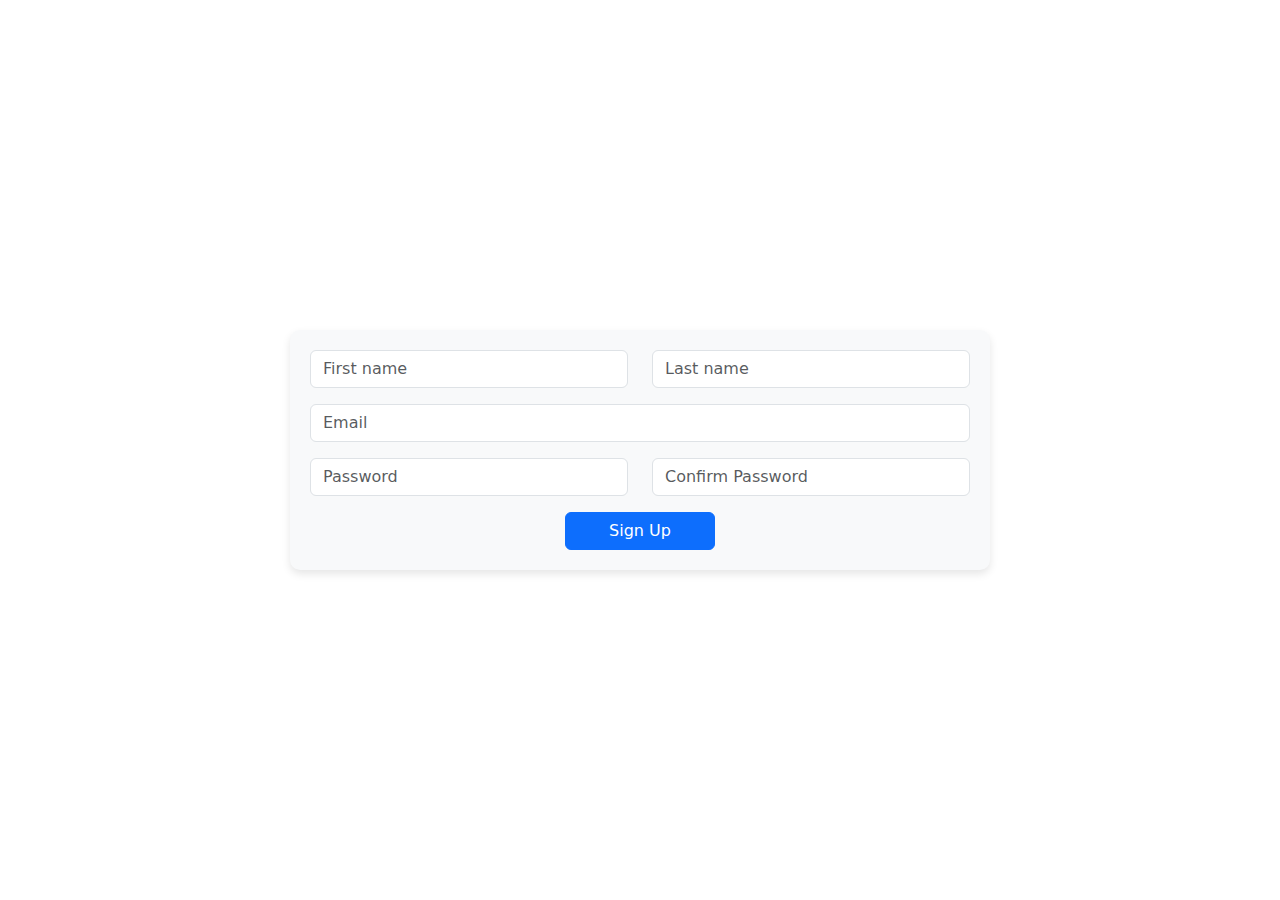
<file: signup screen.html>
<!DOCTYPE html>
<html lang="en">

<head>
    <meta charset="UTF-8">
    <meta name="viewport" content="width=device-width, initial-scale=1.0">
    <link href="https://cdn.jsdelivr.net/npm/bootstrap@5.3.3/dist/css/bootstrap.min.css" rel="stylesheet"
        integrity="sha384-QWTKZyjpPEjISv5WaRU9OFeRpok6YctnYmDr5pNlyT2bRjXh0JMhjY6hW+ALEwIH" crossorigin="anonymous">
    <title>Sign up</title>

    <style>
        html,
        body {
            height: 100%;
        }

        .container {
            display: flex;
            justify-content: center;
            align-items: center;
            height: 100%;
        }

        .form-container {
            width: 100%;
            max-width: 500px;
            background-color: #f8f9fa;
            /* Different background color */
            padding: 20px;
            border-radius: 10px;
            box-shadow: 0 4px 8px rgba(0, 0, 0, 0.1);
        }
        @media (min-width: 768px) {
            .form-container {
                max-width: 600px;
            }
        }
        @media (min-width: 992px) {
            .form-container {
                max-width: 700px;
            }
        }
        .btn-small {
            width: 150px; /* Adjust width as needed */
        }
    </style>

</head>
<!--Form layout-->
<div class="container">
    <div class="form-container">
        <form>
            <!-- Name fields -->
            <div class="row mb-3">
                <div class="col">
                    <input type="text" class="form-control" placeholder="First name" aria-label="First name">
                </div>
                <div class="col">
                    <input type="text" class="form-control" placeholder="Last name" aria-label="Last name">
                </div>
            </div>
            <!-- Email field -->
            <div class="row mb-3">
                <div class="col">
                    <input type="email" class="form-control" placeholder="Email" aria-label="Email">
                </div>
            </div>
            <!-- Password fields -->
            <div class="row mb-3">
                <div class="col-12 col-md-6 mb-3 mb-md-0">
                    <input type="password" class="form-control" placeholder="Password" aria-label="Password">
                </div>
                <div class="col-12 col-md-6">
                    <input type="password" class="form-control" placeholder="Confirm Password"
                        aria-label="Confirm Password">
                </div>
            </div>
            <div class="row">
                <div class="col d-flex justify-content-center">
                    <button type="submit" class="btn btn-primary btn-small">Sign Up</button>
                </div>
            </div>
        </form>
    </div>
</div>

<body>
</body>

</html>
</file>
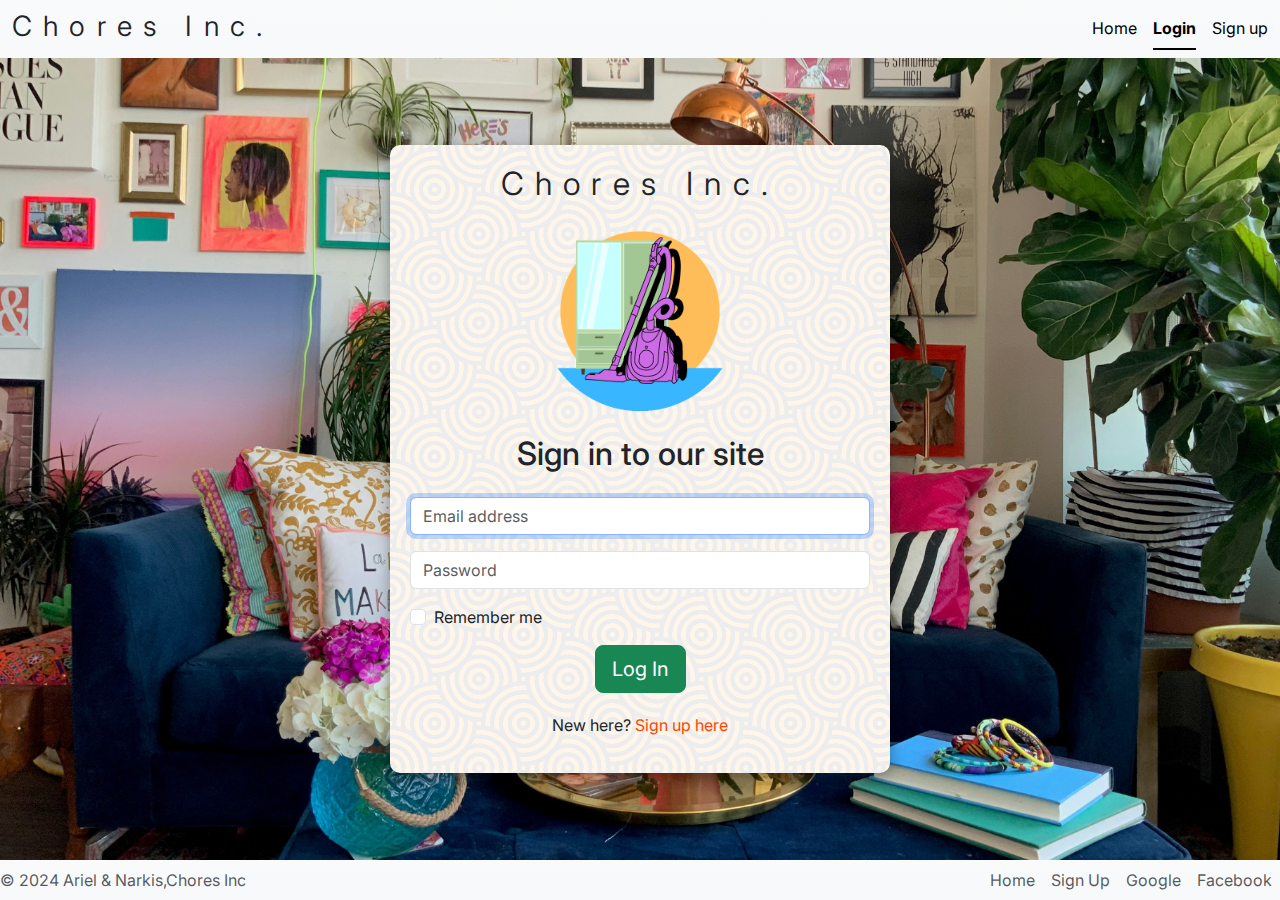
<file: Chores-website/loginscreen.html>
<!DOCTYPE html>
<html lang="en">

<head>
  <meta charset="UTF-8">
  <meta name="viewport" content="width=device-width, initial-scale=1.0">
  <title>Chores Inc | Log in</title>
  <link rel="icon" type="image/x-icon" href="img/logo.png">

  <link href="https://cdn.jsdelivr.net/npm/bootstrap@5.3.3/dist/css/bootstrap.min.css" rel="stylesheet"
    integrity="sha384-QWTKZyjpPEjISv5WaRU9OFeRpok6YctnYmDr5pNlyT2bRjXh0JMhjY6hW+ALEwIH" crossorigin="anonymous">
  <link rel="preconnect" href="https://fonts.googleapis.com">
  <link rel="preconnect" href="https://fonts.gstatic.com" crossorigin>
  <link href="https://fonts.googleapis.com/css2?family=Inter:wght@100..900&display=swap" rel="stylesheet">

  <link rel="stylesheet" type="text/css" href="style/style.css">

</head>

<body>
  <header>
    <nav class="navbar bg-light bg-gradient">
      <div class="container-fluid">
        <h3 class="company_title mb-1"><a class="nav-link" href="index.html">Chores Inc.</a></h3>
        <div class="nav nav-underline">
          <a class="nav-link text-black" href="index.html">Home</a>
          <a class="nav-link text-black active" href="loginscreen.html">Login</a>
          <a class="nav-link text-black" aria-current="Sign up" href="signupscreen.html">Sign up</a>
        </div>
      </div>
    </nav>
  </header>

  <div class="container all_style" style="max-width: 500px; max-height: min-content;">
    <h2 class="text-center company_title w-100">Chores Inc.</h2>
    <form action="index.html" id="signInForm" class="form-signin w-100">
      <div class="text-center mb-4">
        <img src="img/logo.png" class="logo img-fluid mx-auto d-block mb-4" alt="Logo">
      </div>
      <h2 class="mb-4 text-center">Sign in to our site</h2>
      <div class="form-group mb-3">
        <input type="email" id="inputEmail" class="form-control" placeholder="Email address" required autofocus>
      </div>
      <div class="form-group mb-3">
        <input type="password" id="inputPassword" class="form-control" placeholder="Password" required>
      </div>
      <div class="form-check mb-3">
        <input type="checkbox" class="form-check-input" id="rememberMe">
        <label class="form-check-label" for="rememberMe">Remember me</label>
      </div>
      <div class="col d-flex justify-content-center">
        <button type="submit" class="btn btn-success btn-lg">Log In</button>
      </div>

      <div class="signup-section">
        <p>New here? <a href="signupscreen.html">Sign up here</a></p>
      </div>
    </form>
  </div>

  <footer class="bg-light bg-gradient d-flex flex-wrap justify-content-between align-items-center">
    <p class="col-md-4 mb-0 text-body-secondary">© 2024 Ariel & Narkis,Chores Inc</p>
    <ul class="nav col-md-4 justify-content-end">
      <li class="nav-item"><a href="index.html" class="nav-link px-2 text-body-secondary">Home</a></li>
      <li class="nav-item"><a href="signupscreen.html" class="nav-link px-2 text-body-secondary">Sign Up</a></li>
      <li class="nav-item"><a href="http://www.google.com" class="nav-link px-2 text-body-secondary">Google</a></li>
      <li class="nav-item"><a href="http://www.facebook.com" class="nav-link px-2 text-body-secondary">Facebook</a>
      </li>
    </ul>
  </footer>

  <script src="https://cdn.jsdelivr.net/npm/bootstrap@5.3.3/dist/js/bootstrap.bundle.min.js" integrity="sha384-YvpcrYf0tY3lHB60NNkmXc5s9fDVZLESaAA55NDzOxhy9GkcIdslK1eN7N6jIeHz" crossorigin="anonymous"></script>

</body>

</html>
</file>
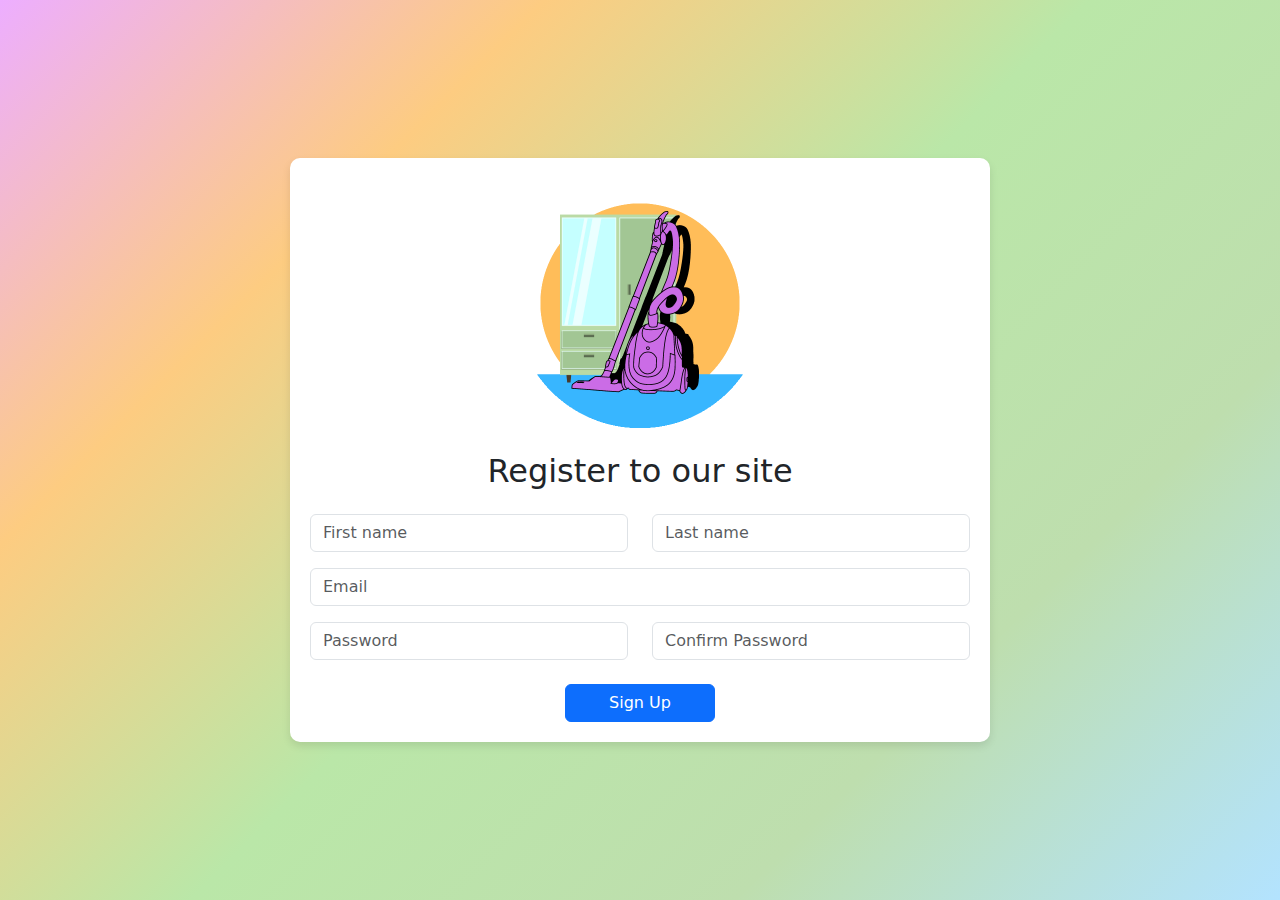
<file: Chores-website/signup screen.html>
<!DOCTYPE html>
<html lang="en">

<head>
    <meta charset="UTF-8">
    <meta name="viewport" content="width=device-width, initial-scale=1.0">
    <link href="https://cdn.jsdelivr.net/npm/bootstrap@5.3.3/dist/css/bootstrap.min.css" rel="stylesheet"
        integrity="sha384-QWTKZyjpPEjISv5WaRU9OFeRpok6YctnYmDr5pNlyT2bRjXh0JMhjY6hW+ALEwIH" crossorigin="anonymous">
    <title>Sign up</title>

    <style>
        html,
        body {
            height: 100%;
            margin: 0;
        }

        .main-container {
            display: flex;
            justify-content: center;
            align-items: center;
            height: 100%;
            background: linear-gradient(135deg, #edaeff, #fdcc81, #bae7a8, #bedeae, #b3e3ff);
            padding: 20px; 
        }

        .content-container {
            width: 100%;
            max-width: 500px;
            background-color: #ffffff; /* Background color for the content container */
            padding: 20px;
            border-radius: 10px;
            box-shadow: 0 4px 8px rgba(0, 0, 0, 0.1);
        }

        @media (min-width: 768px) {
            .content-container {
                max-width: 600px;
            }
        }

        @media (min-width: 992px) {
            .content-container {
                max-width: 700px;
            }
        }

        .btn-small {
            width: 150px;
        }

        .mb-4 {
            margin-bottom: 1.5rem;
        }
    </style>
</head>

<body>
    <div class="main-container">
        <div class="content-container">
            <img src="img/logo.png" class="img-fluid mx-auto d-block mb-4" alt="Logo" width="250" height="250">
            <h2 class="mb-4 text-center">Register to our site</h2>
            <form>
                <!-- Name fields -->
                <div class="row mb-3">
                    <div class="col">
                        <input type="text" class="form-control" placeholder="First name" aria-label="First name"
                            required>
                    </div>
                    <div class="col">
                        <input type="text" class="form-control" placeholder="Last name" aria-label="Last name" required>
                    </div>
                </div>
                <!-- Email field -->
                <div class="row mb-3">
                    <div class="col">
                        <input type="email" class="form-control" placeholder="Email" aria-label="Email" required>
                    </div>
                </div>
                <!-- Password fields -->
                <div class="row mb-4">
                    <div class="col-12 col-md-6 mb-3 mb-md-0">
                        <input type="password" class="form-control" placeholder="Password" aria-label="Password"
                            required>
                    </div>
                    <div class="col-12 col-md-6">
                        <input type="password" class="form-control" placeholder="Confirm Password"
                            aria-label="Confirm Password" required>
                    </div>
                </div>
                <div class="row">
                    <div class="col d-flex justify-content-center">
                        <button type="submit" class="btn btn-primary btn-small">Sign Up</button>
                    </div>
                </div>
            </form>
        </div>
    </div>
</body>

</html>
</file>
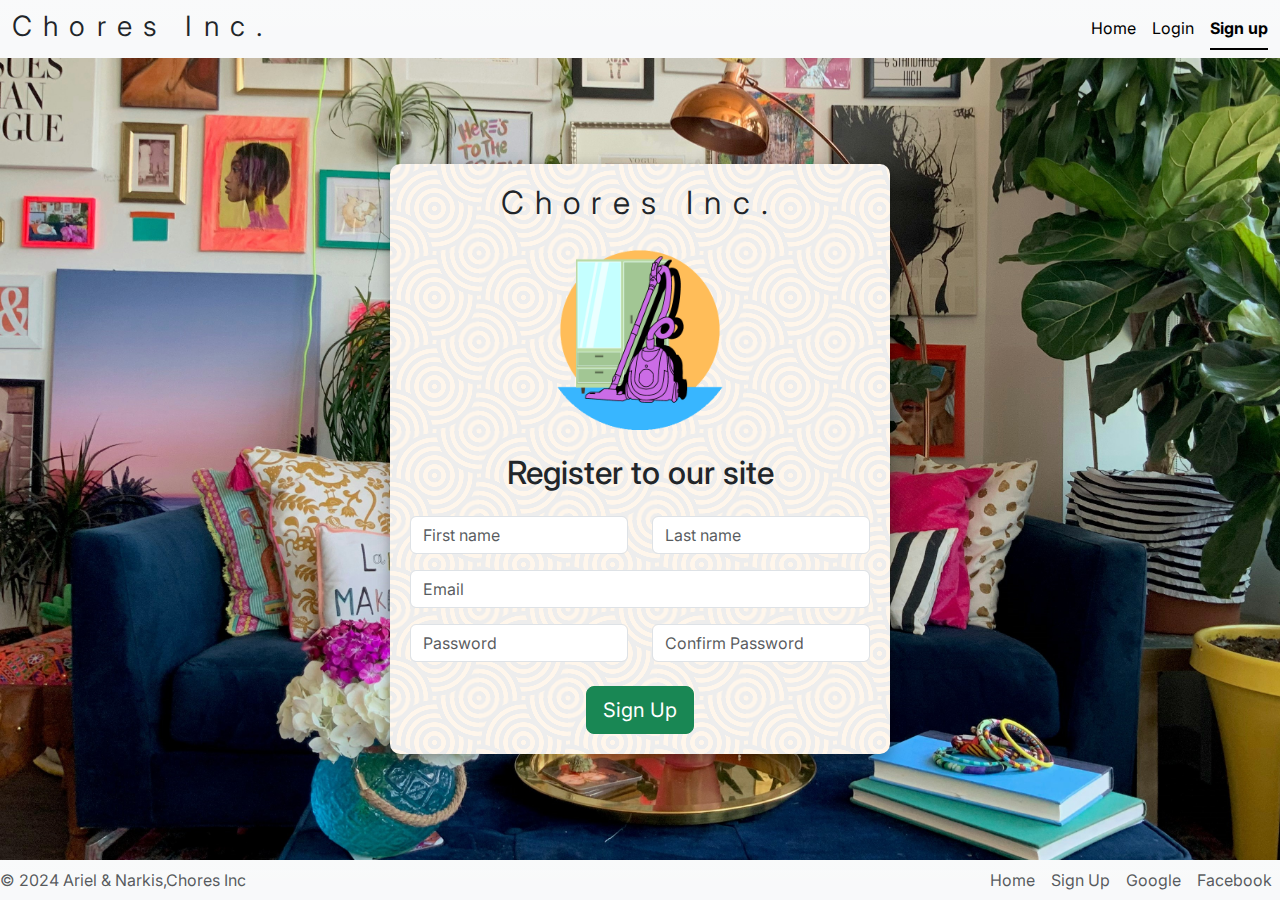
<file: Chores-website/signupscreen.html>
<!DOCTYPE html>
<html lang="en">

<head>
    <meta charset="UTF-8">
    <meta name="viewport" content="width=device-width, initial-scale=1.0">
    <title>Chores Inc | Sign up</title>
    <link rel="icon" type="image/x-icon" href="img/logo.png">

    <link href="https://cdn.jsdelivr.net/npm/bootstrap@5.3.3/dist/css/bootstrap.min.css" rel="stylesheet"
        integrity="sha384-QWTKZyjpPEjISv5WaRU9OFeRpok6YctnYmDr5pNlyT2bRjXh0JMhjY6hW+ALEwIH" crossorigin="anonymous">
    <link rel="preconnect" href="https://fonts.googleapis.com">
    <link rel="preconnect" href="https://fonts.gstatic.com" crossorigin>
    <link href="https://fonts.googleapis.com/css2?family=Inter:wght@100..900&display=swap" rel="stylesheet">

    <link rel="stylesheet" type="text/css" href="style/style.css">


</head>

<body>
    <header>
        <nav class="navbar bg-light bg-gradient">
            <div class="container-fluid">
                <h3 class="company_title mb-1"><a class="nav-link" href="index.html">Chores Inc.</a></h3>
                <div class="nav nav-underline">
                    <a class="nav-link text-black" href="index.html">Home</a>
                    <a class="nav-link text-black" href="loginscreen.html">Login</a>
                    <a class="nav-link text-black active" href="signupscreen.html">Sign up</a>
                </div>
            </div>
        </nav>
    </header>

    <div class="container all_style" style="max-width: 500px; max-height: min-content;">
        <h2 class="text-center company_title w-100">Chores Inc.</h2>
        <img src="img/logo.png" class="logo img-fluid mx-auto d-block mb-4" alt="Logo">
        <h2 class="mb-4 text-center">Register to our site</h2>
        <form action="index.html" id="signUpForm" class="form-signin w-100">
            <div class="row mb-3">
                <div class="col">
                    <input type="text" class="form-control" placeholder="First name" aria-label="First name" required>
                </div>
                <div class="col">
                    <input type="text" class="form-control" placeholder="Last name" aria-label="Last name" required>
                </div>
            </div>
            <div class="row mb-3">
                <div class="col">
                    <input type="email" class="form-control" placeholder="Email" aria-label="Email" required>
                </div>
            </div>
            <div class="row mb-4">
                <div class="col-12 col-md-6 mb-3 mb-md-0">
                    <input type="password" class="form-control" placeholder="Password" aria-label="Password" required>
                </div>
                <div class="col-12 col-md-6">
                    <input type="password" class="form-control" placeholder="Confirm Password"
                        aria-label="Confirm Password" required>
                </div>
            </div>
            <div class="row">
                <div class="col d-flex justify-content-center">
                    <button type="submit" class="btn btn-success btn-lg">Sign Up</button>
                </div>
            </div>
        </form>
    </div>

    <footer class="bg-light bg-gradient d-flex flex-wrap justify-content-between align-items-center ">
        <p class="col-md-4 mb-0 text-body-secondary">© 2024 Ariel & Narkis,Chores Inc</p>
        <ul class="nav col-md-4 justify-content-end">
            <li class="nav-item"><a href="index.html" class="nav-link px-2 text-body-secondary">Home</a></li>
            <li class="nav-item"><a href="signupscreen.html" class="nav-link px-2 text-body-secondary">Sign Up</a></li>
            <li class="nav-item"><a href="http://www.google.com" class="nav-link px-2 text-body-secondary">Google</a>
            </li>
            <li class="nav-item"><a href="http://www.facebook.com"
                    class="nav-link px-2 text-body-secondary">Facebook</a>
            </li>
        </ul>
    </footer>
    <script src="https://cdn.jsdelivr.net/npm/bootstrap@5.3.3/dist/js/bootstrap.bundle.min.js" integrity="sha384-YvpcrYf0tY3lHB60NNkmXc5s9fDVZLESaAA55NDzOxhy9GkcIdslK1eN7N6jIeHz" crossorigin="anonymous"></script>

</html>
</file>
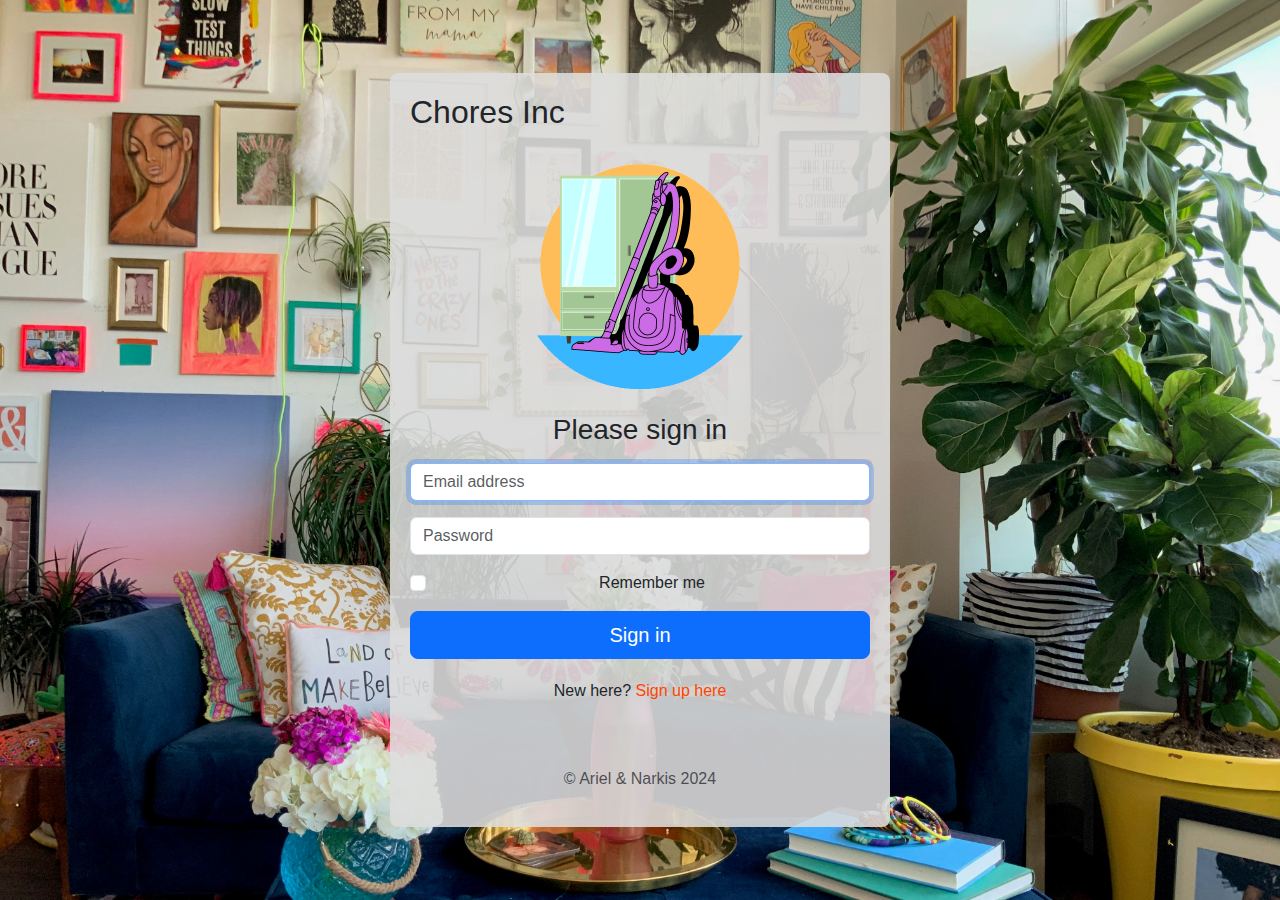
<file: HW1/loginscreen.html>
<!DOCTYPE html>
<html lang="en">

<head>
  <meta charset="UTF-8">
  <meta name="viewport" content="width=device-width, initial-scale=1.0">
  <title>ChoresInc</title>
  <link href="https://cdn.jsdelivr.net/npm/bootstrap@5.3.3/dist/css/bootstrap.min.css" rel="stylesheet"
    integrity="sha384-QWTKZyjpPEjISv5WaRU9OFeRpok6YctnYmDr5pNlyT2bRjXh0JMhjY6hW+ALEwIH" crossorigin="anonymous">
  <link rel="stylesheet" type="text/css" href="style/style.css">
</head>

<body>
  <div class="container min-w-100">
    <h2 class="text-start w-100">Chores Inc</h2>
    <form class="form-signin w-100">
      <div class="text-center mb-4">
        <img src="img/logo.png" class="img-fluid" alt="Logo" width="250" height="250">
      </div>
      <h3 class="h3 mb-3">Please sign in</h3>
      <div class="form-group mb-3">
        <input type="email" id="inputEmail" class="form-control" placeholder="Email address" required autofocus>
      </div>
      <div class="form-group mb-3">
        <input type="password" id="inputPassword" class="form-control" placeholder="Password" required>
      </div>
      <div class="form-check mb-3">
        <input type="checkbox" class="form-check-input" id="rememberMe">
        <label class="form-check-label" for="rememberMe">Remember me</label>
      </div>
      <button class="btn btn-lg btn-primary btn-block w-100" type="submit">Sign in</button>
      <div class="signup-section">
        <p>New here? <a href="#">Sign up here</a></p>
      </div>
    </form>
    <p class="mt-5 mb-3 text-muted text-center">© Ariel & Narkis 2024</p>
  </div>

</body>

</html>
</file>
<file: Chores-website/style/style.css>
body {
  display: flex;
  flex-direction: column;
  font-family: "Inter", sans-serif;
  font-style: normal;
  background-image: url('../img/main-bg.jpg');
  background-repeat: no-repeat;
  background-attachment: fixed;
  background-size: cover;
  height: 100vh;
}

.container {
  margin: auto;
  padding: 20px;
  max-height: 80vh;
  align-self: center;
  overflow: auto;
  box-shadow: rgba(0, 0, 0, 0.35) 0px 5px 15px;

}

.table-responsive{
  border-radius: 10px;
  width: 100%;
  margin: auto;
  }


.logo {
  width: 200px;
  height: 200px;
}

.company_title {
  letter-spacing: .7rem;
  font-weight: 350;
}


.signup-section {
  text-align: center;
  margin-top: 20px;
}

.first-row {
  font-weight: bold;
  font-size: 1.2em;
}

.signup-section a {
  color: #ff4500;
  text-decoration: none;
}

.signup-section a:hover {
  text-decoration: underline;
}

h2 {
  text-align: center;
  width: 100%;
}

.all_style {
  /*Credit: https://css-pattern.com/overlapping-circles/  */
  --s: 89px;
  --c1: #fff6eb;
  --c2: #ededed;

  --_g:
    var(--c1) 0% 5%, var(--c2) 6% 15%, var(--c1) 16% 25%, var(--c2) 26% 35%, var(--c1) 36% 45%,
    var(--c2) 46% 55%, var(--c1) 56% 65%, var(--c2) 66% 75%, var(--c1) 76% 85%, var(--c2) 86% 95%,
    #0000 96%;
  background:
    radial-gradient(50% 50% at 100% 0, var(--_g)),
    radial-gradient(50% 50% at 0 100%, var(--_g)),
    radial-gradient(50% 50%, var(--_g)),
    radial-gradient(50% 50%, var(--_g)) calc(var(--s)/2) calc(var(--s)/2) var(--c1);
  background-size: var(--s) var(--s);
  /* Made by" https://support.temani-afif.com/ */
  border-radius: 10px;
}

/* .all_style{
  background-color: rgba(221, 221, 221, 0.88);
  box-shadow: 0 0 10px rgba(0, 0, 0, 0.1);
} */
</file>
<file: HW1/style/style.css>
body {
    font-family: Arial, sans-serif;
    display: flex;
    justify-content: flex-start;
    align-items: center;
    background-image: url('../img/main-bg.jpg');
    background-repeat: no-repeat;
    background-attachment: fixed;
    background-size: cover;
    height: 100vh; /* Full height */
    margin: 0;
  }
  
  
  .container {
    display: flex;
    flex-direction: column;
    justify-content: center;
    align-items: center;
    width: 100%;
    max-width: 500px; /* Added max-width for better responsiveness */
    padding: 20px;
    background-color: #dddddde1;
    text-align: center;
    height: auto;
    border-radius: 8px; 
  }
  
  .signup-section {
    text-align: center;
    margin-top: 20px;
  }
  
  .signup-section a {
    color: #ff4500;
    text-decoration: none;
  }
  
  .signup-section a:hover {
    text-decoration: underline;
  }
  
  h2 {
    display: flex;
    justify-content: start;
    align-items: start;
    width: 100%;
  }
</file>
